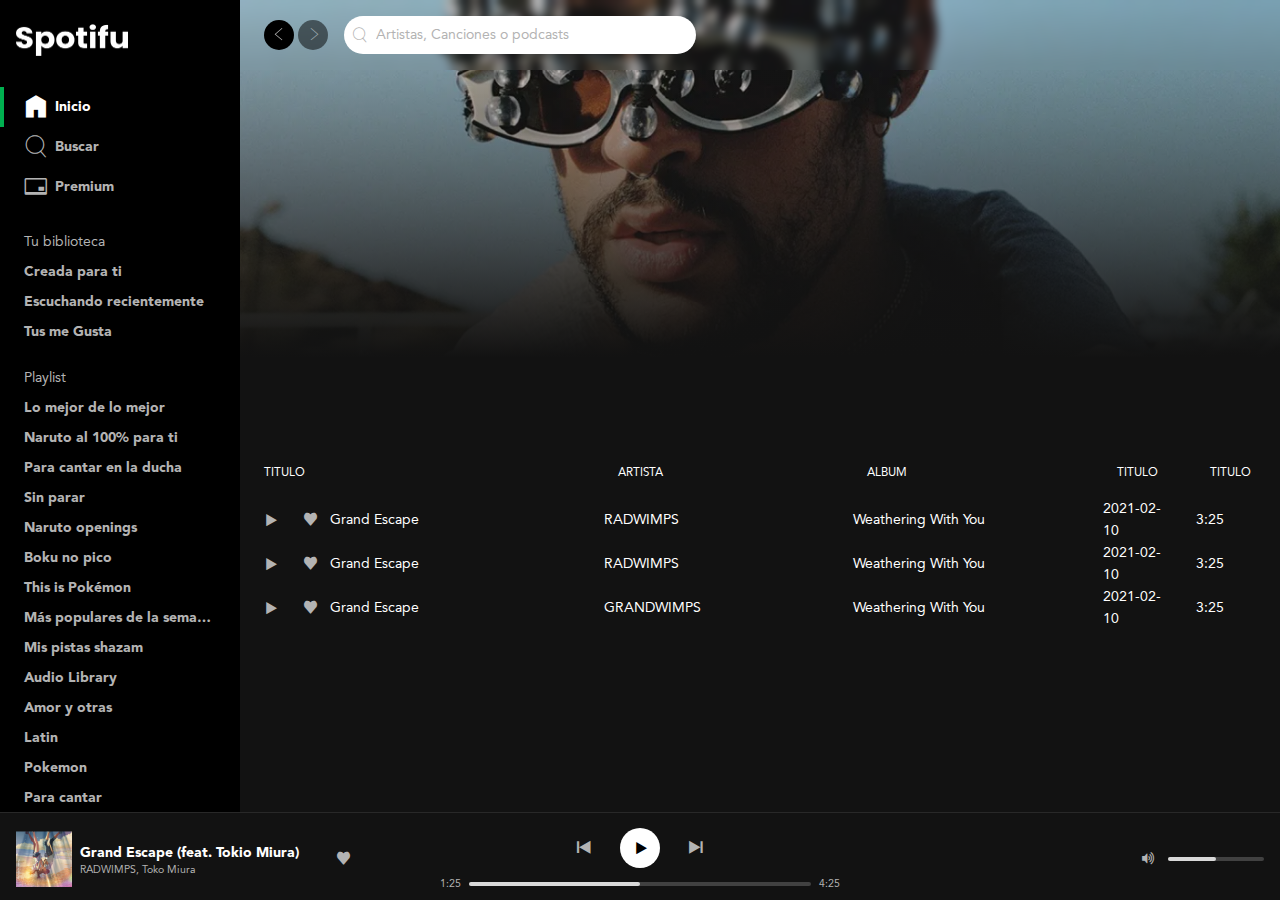
<file: src/pages/artists.html>
<!DOCTYPE html>
<html lang="en">
  <head>
    <meta charset="UTF-8" />
    <meta http-equiv="X-UA-Compatible" content="IE=edge" />
    <meta name="viewport" content="width=device-width, initial-scale=1.0" />
    <link rel="stylesheet" href="../css/icons.css" />
    <link rel="stylesheet" href="../css/styles.css" />
    <title>Spotifu</title>
  </head>
  <body>
    <div class="layout">
      <div class="layout-block">
        <div class="layout-sidebar">
          <div class="sidebar">
            <header class="logoBox">
              <a href="/" aria-current="page">
                <img
                  class="logoBox-image"
                  src="../assets/images/spotifu-logo.png"
                  width="112"
                  height="32"
                  alt="logo spotifu"
                />
              </a>
            </header>
            <nav class="menu" aria-label="main menu">
              <ul class="menu-list">
                <li class="menuItem is-active">
                  <a class="link" href="/" aria-current="page">
                    <i class="icon-home" aria-hidden="true"></i>
                    <span>Inicio</span>
                  </a>
                </li>
                <li class="menuItem">
                  <a class="link" href="/" aria-current="page">
                    <i class="icon-search" aria-hidden="true"></i>
                    <span>Buscar</span>
                  </a>
                </li>
                <li class="menuItem">
                  <a class="link" href="/" aria-current="page">
                    <i class="icon-creditCard" aria-hidden="true"></i>
                    <span>Premium</span>
                  </a>
                </li>
              </ul>
            </nav>
            <nav class="list" aria-labelledby="library-navigation">
              <h2 class="list-title" id="library-navigation">Tu biblioteca</h2>
              <ul class="list-content">
                <li class="list-item">
                  <a class="link" href="#">Creada para ti</a>
                </li>
                <li class="list-item">
                  <a class="link" href="#">Escuchando recientemente</a>
                </li>
                <li class="list-item">
                  <a class="link" href="#">Tus me Gusta</a>
                </li>
              </ul>
            </nav>
            <nav class="list" aria-labelledby="playlist-navigation">
              <h2 class="list-title" id="playlist-navigation">Playlist</h2>
              <ul class="list-content">
                <li class="list-item">
                  <a class="link" href="">Lo mejor de lo mejor</a>
                </li>
                <li class="list-item">
                  <a class="link" href="">Naruto al 100% para ti</a>
                </li>
                <li class="list-item">
                  <a class="link" href="">Para cantar en la ducha</a>
                </li>
                <li class="list-item">
                  <a class="link" href="">Sin parar</a>
                </li>
                <li class="list-item">
                  <a class="link" href="">Naruto openings</a>
                </li>
                <li class="list-item">
                  <a class="link" href="">Boku no pico</a>
                </li>
                <li class="list-item">
                  <a class="link" href="">This is Pokémon</a>
                </li>
                <li class="list-item">
                  <span class="ellipsis">
                    <a class="link" href=""
                      >Más populares de la semana para ti que eres una pro</a
                    >
                  </span>
                </li>
                <li class="list-item">
                  <a class="link" href="">Mis pistas shazam</a>
                </li>
                <li class="list-item">
                  <a class="link" href="">Audio Library</a>
                </li>
                <li class="list-item">
                  <a class="link" href="">Amor y otras</a>
                </li>
                <li class="list-item">
                  <a class="link" href="">Latin</a>
                </li>
                <li class="list-item">
                  <a class="link" href="">Pokemon</a>
                </li>
                <li class="list-item">
                  <a class="link" href="">Para cantar</a>
                </li>
                <li class="list-item">
                  <a class="link" href="">Yui</a>
                </li>
              </ul>
            </nav>
          </div>
        </div>
        <div class="layout-main">
          <div class="page">
            <div class="sticky">
              <div class="page-block">
                <header
                  class="header"
                  aria-label="form search an buttons navigation"
                >
                  <div class="navigation">
                    <button
                      class="navigation-prev"
                      aria-label="prv"
                      title="prev"
                    >
                      <i class="icon-arrowLeft" aria-hidden="true"></i>
                    </button>
                    <button
                      class="navigation-next"
                      aria-label="next"
                      title="next"
                      disabled
                    >
                      <i class="icon-arrowRight" aria-hidden="true"></i>
                    </button>
                  </div>
                  <form
                    class="search"
                    role="search"
                    aria-label="Buscar por Artistas, Canciones o podcasts"
                  >
                    <i class="icon-search"></i>
                    <input
                      placeholder="Artistas, Canciones o podcasts"
                      type="search"
                      name="search"
                      id="search"
                      aria-label="search"
                    />
                  </form>
                </header>
              </div>
            </div>
            <div v-loading="" class="page-banner">
              <div class="page-bannerCover">
                <img
                  src="../assets/images/bg_banner.png"
                  height="316"
                  alt="banner"
                />
              </div>
              <div class="page-bannerDescription">
                <div class="column">
                  <small class="column-title">TITULO</small>
                  <div class="column-description">
                    <button class="buttonIcon">
                      <i class="icon-play" aria-hidden="true"></i>
                    </button>
                    <button class="buttonIcon">
                      <i class="icon-heart" aria-hidden="true"></i>
                    </button>
                    <span>Grand Escape</span>
                  </div>
                  <div class="column-description">
                    <button class="buttonIcon">
                      <i class="icon-play" aria-hidden="true"></i>
                    </button>
                    <button class="buttonIcon">
                      <i class="icon-heart" aria-hidden="true"></i>
                    </button>
                    <span>Grand Escape</span>
                  </div>
                  <div class="column-description">
                    <button class="buttonIcon">
                      <i class="icon-play" aria-hidden="true"></i>
                    </button>
                    <button class="buttonIcon">
                      <i class="icon-heart" aria-hidden="true"></i>
                    </button>
                    <span>Grand Escape</span>
                  </div>
                </div>
                <div class="column">
                  <small class="column-title">ARTISTA</small>
                  <div class="column-description">
                    <span>RADWIMPS</span>
                  </div>
                  <div class="column-description">
                    <span>RADWIMPS</span>
                  </div>
                  <div class="column-description">
                    <span>GRANDWIMPS</span>
                  </div>
                </div>
                <div class="column">
                  <small class="column-title">ALBUM</small>
                  <div class="column-description">
                    <span>Weathering With You</span>
                  </div>
                  <div class="column-description">
                    <span>Weathering With You</span>
                  </div>
                  <div class="column-description">
                    <span>Weathering With You</span>
                  </div>
                </div>
                <div class="column">
                  <small class="column-title">TITULO</small>
                  <div class="column-description">
                    <span>2021-02-10</span>
                  </div>
                  <div class="column-description">
                    <span>2021-02-10</span>
                  </div>
                  <div class="column-description">
                    <span>2021-02-10</span>
                  </div>
                </div>
                <div class="column">
                  <small class="column-title">TITULO</small>
                  <div class="column-description">
                    <span>3:25</span>
                  </div>
                  <div class="column-description">
                    <span>3:25</span>
                  </div>
                  <div class="column-description">
                    <span>3:25</span>
                  </div>
                </div>
              </div>
            </div>
          </div>
        </div>
      </div>
      <div class="layout-block">
        <footer class="layout-player">
          <div class="player">
            <div class="player-currentPlayer">
              <div class="currentPlaying">
                <div class="currentPlaying-cover">
                  <img
                    src="../assets/images/song-cover.png"
                    width="56"
                    height="56"
                    alt="cover song"
                  />
                </div>
                <div class="currentPlaying-details">
                  <div class="currentPlaying-description">
                    <a href="#" class="currentPlaying-title"
                      >Grand Escape (feat. Tokio Miura)</a
                    >
                    <a href="#" class="currentPlaying-artist"
                      >RADWIMPS, Toko Miura</a
                    >
                  </div>
                  <div class="currentPlaying-actions">
                    <button
                      class="buttonIcon"
                      role="switch"
                      aria-checked="false"
                      aria-label="save into library"
                    >
                      <i class="icon-heart" aria-hidden="true" title="like"></i>
                    </button>
                  </div>
                </div>
              </div>
            </div>
            <div class="player-playersControls">
              <div class="playerControls">
                <div
                  class="playerControls-buttons"
                  aria-label="buttons playing"
                >
                  <button
                    class="buttonIcon"
                    title="previus"
                    aria-label="previus song"
                  >
                    <i class="icon-prev" aria-hidden="true"></i>
                  </button>
                  <button
                    class="buttonIcon is-white"
                    title="play"
                    aria-label="play song"
                  >
                    <i class="icon-play" aria-hidden="true"></i>
                  </button>
                  <button
                    class="buttonIcon"
                    title="next"
                    aria-label="next song"
                  >
                    <i class="icon-next" aria-hidden="true"></i>
                  </button>
                </div>
                <div class="playerPlayback">
                  <span class="playerPlayback-progressTime">1:25</span>
                  <div class="playerPlayback-slider">
                    <div class="slider">
                      <div class="slider-progress">
                        <button
                          class="slider-button"
                          aria-label="music progresbar"
                        ></button>
                      </div>
                    </div>
                  </div>
                  <span class="playerPlayback-progressTime">4:25</span>
                </div>
              </div>
            </div>
            <div class="player-playerVolume">
              <div class="playerVolume">
                <button
                  class="buttonIcon"
                  aria-label="mute"
                  aria-describedby="volume-icon"
                >
                  <i
                    class="icon-volumeUp"
                    id="volume-icon"
                    role="presentation"
                    aria-label="volume up"
                  ></i>
                </button>
                <div class="playerVolume-slider">
                  <div class="slider">
                    <div class="slider-progress">
                      <button
                        class="slider-button"
                        aria-label="music progresbar"
                      ></button>
                    </div>
                  </div>
                </div>
              </div>
            </div>
          </div>
        </footer>
      </div>
    </div>
  </body>
</html>
</file>
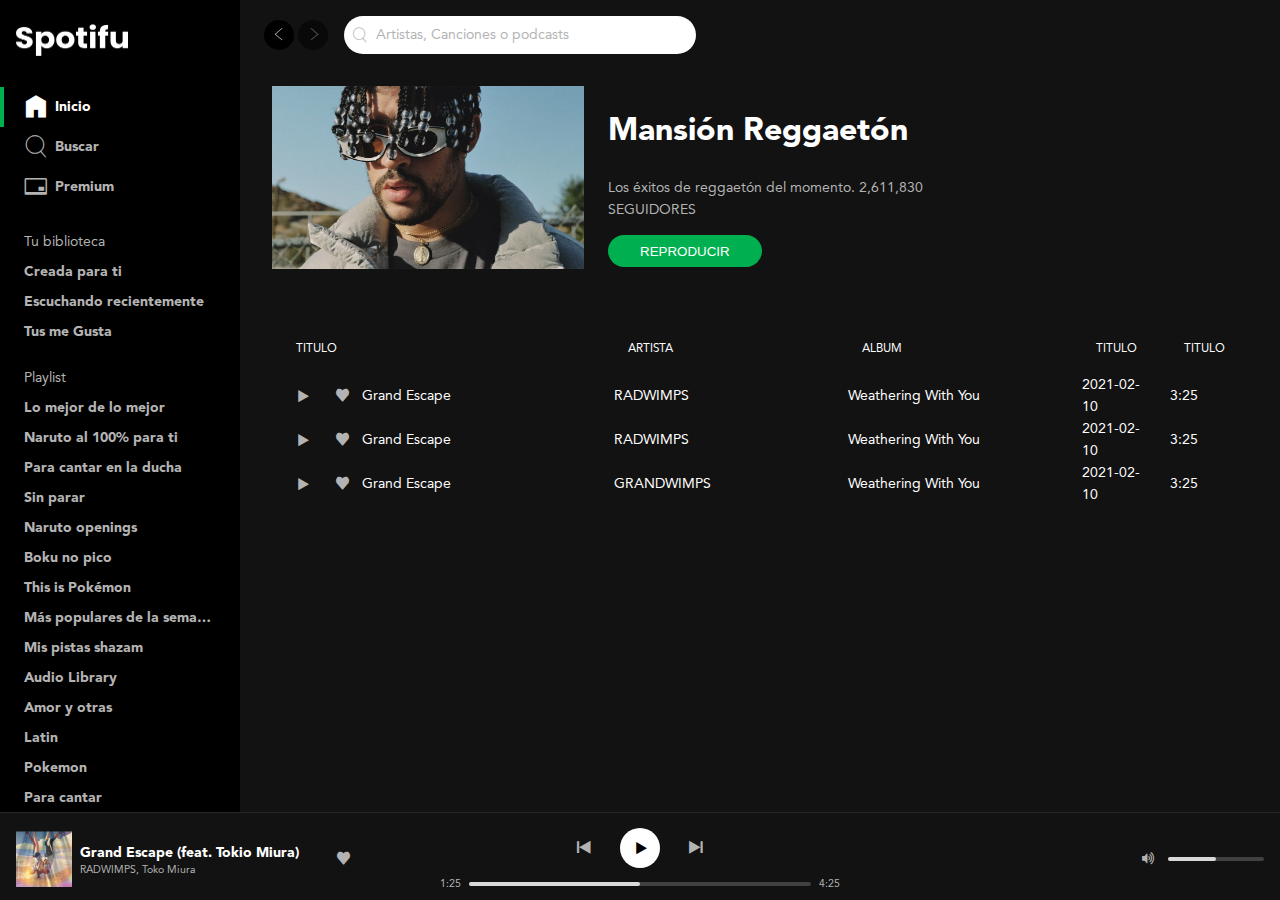
<file: src/pages/playlist.html>
<!DOCTYPE html>
<html lang="en">
  <head>
    <meta charset="UTF-8" />
    <meta http-equiv="X-UA-Compatible" content="IE=edge" />
    <meta name="viewport" content="width=device-width, initial-scale=1.0" />
    <link rel="stylesheet" href="../css/icons.css" />
    <link rel="stylesheet" href="../css/styles.css" />
    <title>Spotifu</title>
  </head>
  <body>
    <div class="layout">
      <div class="layout-block">
        <div class="layout-sidebar">
          <div class="sidebar">
            <header class="logoBox">
              <a href="/" aria-current="page">
                <img
                  class="logoBox-image"
                  src="../assets/images/spotifu-logo.png"
                  width="112"
                  height="32"
                  alt="logo spotifu"
                />
              </a>
            </header>
            <nav class="menu" aria-label="main menu">
              <ul class="menu-list">
                <li class="menuItem is-active">
                  <a class="link" href="/" aria-current="page">
                    <i class="icon-home" aria-hidden="true"></i>
                    <span>Inicio</span>
                  </a>
                </li>
                <li class="menuItem">
                  <a class="link" href="/" aria-current="page">
                    <i class="icon-search" aria-hidden="true"></i>
                    <span>Buscar</span>
                  </a>
                </li>
                <li class="menuItem">
                  <a class="link" href="/" aria-current="page">
                    <i class="icon-creditCard" aria-hidden="true"></i>
                    <span>Premium</span>
                  </a>
                </li>
              </ul>
            </nav>
            <nav class="list" aria-labelledby="library-navigation">
              <h2 class="list-title" id="library-navigation">Tu biblioteca</h2>
              <ul class="list-content">
                <li class="list-item">
                  <a class="link" href="#">Creada para ti</a>
                </li>
                <li class="list-item">
                  <a class="link" href="#">Escuchando recientemente</a>
                </li>
                <li class="list-item">
                  <a class="link" href="#">Tus me Gusta</a>
                </li>
              </ul>
            </nav>
            <nav class="list" aria-labelledby="playlist-navigation">
              <h2 class="list-title" id="playlist-navigation">Playlist</h2>
              <ul class="list-content">
                <li class="list-item">
                  <a class="link" href="">Lo mejor de lo mejor</a>
                </li>
                <li class="list-item">
                  <a class="link" href="">Naruto al 100% para ti</a>
                </li>
                <li class="list-item">
                  <a class="link" href="">Para cantar en la ducha</a>
                </li>
                <li class="list-item">
                  <a class="link" href="">Sin parar</a>
                </li>
                <li class="list-item">
                  <a class="link" href="">Naruto openings</a>
                </li>
                <li class="list-item">
                  <a class="link" href="">Boku no pico</a>
                </li>
                <li class="list-item">
                  <a class="link" href="">This is Pokémon</a>
                </li>
                <li class="list-item">
                  <span class="ellipsis">
                    <a class="link" href=""
                      >Más populares de la semana para ti que eres una pro</a
                    >
                  </span>
                </li>
                <li class="list-item">
                  <a class="link" href="">Mis pistas shazam</a>
                </li>
                <li class="list-item">
                  <a class="link" href="">Audio Library</a>
                </li>
                <li class="list-item">
                  <a class="link" href="">Amor y otras</a>
                </li>
                <li class="list-item">
                  <a class="link" href="">Latin</a>
                </li>
                <li class="list-item">
                  <a class="link" href="">Pokemon</a>
                </li>
                <li class="list-item">
                  <a class="link" href="">Para cantar</a>
                </li>
                <li class="list-item">
                  <a class="link" href="">Yui</a>
                </li>
              </ul>
            </nav>
          </div>
        </div>
        <div class="layout-main">
          <div class="page">
            <div class="sticky">
              <div class="page-block">
                <header
                  class="header"
                  aria-label="form search an buttons navigation"
                >
                  <div class="navigation">
                    <button
                      class="navigation-prev"
                      aria-label="prv"
                      title="prev"
                    >
                      <i class="icon-arrowLeft" aria-hidden="true"></i>
                    </button>
                    <button
                      class="navigation-next"
                      aria-label="next"
                      title="next"
                      disabled
                    >
                      <i class="icon-arrowRight" aria-hidden="true"></i>
                    </button>
                  </div>
                  <form
                    class="search"
                    role="search"
                    aria-label="Buscar por Artistas, Canciones o podcasts"
                  >
                    <i class="icon-search"></i>
                    <input
                      placeholder="Artistas, Canciones o podcasts"
                      type="search"
                      name="search"
                      id="search"
                      aria-label="search"
                    />
                  </form>
                </header>
              </div>
            </div>
            <main class="layout-block u-column">
              <div class="playlistBanner">
                <div class="playlistBanner-cover">
                  <img
                    src="../assets/images/cover.png"
                    width="312"
                    height="183"
                    alt="banner"
                  />
                </div>
                <div class="playlistBanner-description">
                  <h2>Mansión Reggaetón</h2>
                  <p>
                    Los éxitos de reggaetón del momento. 2,611,830 SEGUIDORES
                  </p>
                  <button class="is-green">REPRODUCIR</button>
                </div>
              </div>
              <div class="listPlaylist">
                <div class="column">
                  <small class="column-title">TITULO</small>
                  <div class="column-description">
                    <button class="buttonIcon">
                      <i class="icon-play" aria-hidden="true"></i>
                    </button>
                    <button class="buttonIcon">
                      <i class="icon-heart" aria-hidden="true"></i>
                    </button>
                    <span>Grand Escape</span>
                  </div>
                  <div class="column-description">
                    <button class="buttonIcon">
                      <i class="icon-play" aria-hidden="true"></i>
                    </button>
                    <button class="buttonIcon">
                      <i class="icon-heart" aria-hidden="true"></i>
                    </button>
                    <span>Grand Escape</span>
                  </div>
                  <div class="column-description">
                    <button class="buttonIcon">
                      <i class="icon-play" aria-hidden="true"></i>
                    </button>
                    <button class="buttonIcon">
                      <i class="icon-heart" aria-hidden="true"></i>
                    </button>
                    <span>Grand Escape</span>
                  </div>
                </div>
                <div class="column">
                  <small class="column-title">ARTISTA</small>
                  <div class="column-description">
                    <span>RADWIMPS</span>
                  </div>
                  <div class="column-description">
                    <span>RADWIMPS</span>
                  </div>
                  <div class="column-description">
                    <span>GRANDWIMPS</span>
                  </div>
                </div>
                <div class="column">
                  <small class="column-title">ALBUM</small>
                  <div class="column-description">
                    <span>Weathering With You</span>
                  </div>
                  <div class="column-description">
                    <span>Weathering With You</span>
                  </div>
                  <div class="column-description">
                    <span>Weathering With You</span>
                  </div>
                </div>
                <div class="column">
                  <small class="column-title">TITULO</small>
                  <div class="column-description">
                    <span>2021-02-10</span>
                  </div>
                  <div class="column-description">
                    <span>2021-02-10</span>
                  </div>
                  <div class="column-description">
                    <span>2021-02-10</span>
                  </div>
                </div>
                <div class="column">
                  <small class="column-title">TITULO</small>
                  <div class="column-description">
                    <span>3:25</span>
                  </div>
                  <div class="column-description">
                    <span>3:25</span>
                  </div>
                  <div class="column-description">
                    <span>3:25</span>
                  </div>
                </div>
              </div>
            </main>
          </div>
        </div>
      </div>
      <div class="layout-block">
        <footer class="layout-player">
          <div class="player">
            <div class="player-currentPlayer">
              <div class="currentPlaying">
                <div class="currentPlaying-cover">
                  <img
                    src="../assets/images/song-cover.png"
                    width="56"
                    height="56"
                    alt="cover song"
                  />
                </div>
                <div class="currentPlaying-details">
                  <div class="currentPlaying-description">
                    <a href="#" class="currentPlaying-title"
                      >Grand Escape (feat. Tokio Miura)</a
                    >
                    <a href="#" class="currentPlaying-artist"
                      >RADWIMPS, Toko Miura</a
                    >
                  </div>
                  <div class="currentPlaying-actions">
                    <button
                      class="buttonIcon"
                      role="switch"
                      aria-checked="false"
                      aria-label="save into library"
                    >
                      <i class="icon-heart" aria-hidden="true" title="like"></i>
                    </button>
                  </div>
                </div>
              </div>
            </div>
            <div class="player-playersControls">
              <div class="playerControls">
                <div
                  class="playerControls-buttons"
                  aria-label="buttons playing"
                >
                  <button
                    class="buttonIcon"
                    title="previus"
                    aria-label="previus song"
                  >
                    <i class="icon-prev" aria-hidden="true"></i>
                  </button>
                  <button
                    class="buttonIcon is-white"
                    title="play"
                    aria-label="play song"
                  >
                    <i class="icon-play" aria-hidden="true"></i>
                  </button>
                  <button
                    class="buttonIcon"
                    title="next"
                    aria-label="next song"
                  >
                    <i class="icon-next" aria-hidden="true"></i>
                  </button>
                </div>
                <div class="playerPlayback">
                  <span class="playerPlayback-progressTime">1:25</span>
                  <div class="playerPlayback-slider">
                    <div class="slider">
                      <div class="slider-progress">
                        <button
                          class="slider-button"
                          aria-label="music progresbar"
                        ></button>
                      </div>
                    </div>
                  </div>
                  <span class="playerPlayback-progressTime">4:25</span>
                </div>
              </div>
            </div>
            <div class="player-playerVolume">
              <div class="playerVolume">
                <button
                  class="buttonIcon"
                  aria-label="mute"
                  aria-describedby="volume-icon"
                >
                  <i
                    class="icon-volumeUp"
                    id="volume-icon"
                    role="presentation"
                    aria-label="volume up"
                  ></i>
                </button>
                <div class="playerVolume-slider">
                  <div class="slider">
                    <div class="slider-progress">
                      <button
                        class="slider-button"
                        aria-label="music progresbar"
                      ></button>
                    </div>
                  </div>
                </div>
              </div>
            </div>
          </div>
        </footer>
      </div>
    </div>
  </body>
</html>
</file>
<file: src/css/icons.css>
@font-face {
  font-family: 'icomoon';
  src: url('../assets/fonts/icomoon.eot?3rhohm');
  src: url('fonts/icomoon.eot?3rhohm#iefix') format('embedded-opentype'),
    url('../assets/fonts/icomoon.ttf?3rhohm') format('truetype'),
    url('../assets/fonts/icomoon.woff?3rhohm') format('woff'),
    url('../assets/fonts/icomoon.svg?3rhohm#icomoon') format('svg');
  font-weight: normal;
  font-style: normal;
  font-display: block;
}

[class^='icon-'],
[class*=' icon-'] {
  /* use !important to prevent issues with browser extensions that change fonts */
  font-family: 'icomoon' !important;
  speak: never;
  font-style: normal;
  font-weight: normal;
  font-variant: normal;
  text-transform: none;
  line-height: 1;

  /* Better Font Rendering =========== */
  -webkit-font-smoothing: antialiased;
  -moz-osx-font-smoothing: grayscale;
}

.icon-addPlus:before {
  content: '\e900';
}
.icon-arrowLeft:before {
  content: '\e901';
}
.icon-arrowRight:before {
  content: '\e902';
}
.icon-calendar:before {
  content: '\e903';
}
.icon-clock:before {
  content: '\e904';
}
.icon-close:before {
  content: '\e905';
}
.icon-creditCard:before {
  content: '\e906';
}
.icon-download:before {
  content: '\e907';
}
.icon-heart:before {
  content: '\e908';
}
.icon-home:before {
  content: '\e909';
}
.icon-homeActive:before {
  content: '\e90a';
}
.icon-library:before {
  content: '\e90b';
}
.icon-libraryActive:before {
  content: '\e90c';
}
.icon-music:before {
  content: '\e90d';
}
.icon-next:before {
  content: '\e90e';
}
.icon-pause:before {
  content: '\e90f';
}
.icon-play:before {
  content: '\e910';
}
.icon-prev:before {
  content: '\e911';
}
.icon-round:before {
  content: '\e912';
}
.icon-search:before {
  content: '\e913';
}
.icon-volumeDown:before {
  content: '\e914';
}
.icon-searchActive:before {
  content: '\e915';
}
.icon-volumeOff:before {
  content: '\e916';
}
.icon-volumeUp:before {
  content: '\e917';
}
</file>
<file: src/css/styles.css>
@charset "UTF-8";
:root {
  --just-green: #00b050;
  --just-white: #fff;
  --just-black: #000;
  --gray10: #b3b3b3;
  --gray20: #737373;
  --gray30: #282828;
  --gray40: #181818;
  --gray50: #121212;
  --baseFontFamily: Avenir, "Helvetica", "sans-serif";
  --mainHeadline: bold 2rem / normal var(--baseFontFamily);
  --mainTitle: bold 1.5rem / 1.75rem var(--baseFontFamily);
  --baseFont: normal 0.875rem / 1.375rem var(--baseFontFamily);
  --baseFontBold: bold 0.875rem / 1.375rem var(--baseFontFamily);
  --buttonFont: bold 0.875rem / 1rem var(--baseFontFamily);
  --smallFont: normal 0.75em / normal var(--baseFontFamily);
}

@font-face {
  font-family: Avenir;
  src: url("../assets/fonts/avenir-lt-std-95-black.otf");
  font-weight: bold;
  font-style: normal;
}
@font-face {
  font-family: Avenir;
  src: url("../assets/fonts/avenir-lt-std-55-roman.otf");
  font-weight: normal;
  font-style: normal;
}
body {
  background-color: var(--gray50);
  color: var(--gray10);
  font: var(--baseFont);
  margin: 0;
}

.link {
  color: var(--gray10);
  text-decoration: none;
}
.link:hover {
  color: var(--just-white);
  text-decoration: underline;
}

.buttonIcon {
  inline-size: 2.5rem;
  block-size: 2.5rem;
  border-radius: 50%;
  border: none;
  background-color: transparent;
  color: var(--gray10);
  cursor: pointer;
}
.buttonIcon:active {
  transform: scale(0.98);
}
.buttonIcon:hover:is([class*="is-"]) {
  box-shadow: 0 8px 8px rgba(0, 0, 0, 0.3);
}

.is-green {
  background-color: var(--just-green);
  color: var(--just-white);
}

.is-white {
  background-color: var(--just-white);
  color: var(--just-black);
}

.buttonIcon .icon-play {
  position: relative;
  left: 1px;
  top: 1px;
  z-index: 1000;
}

.logoBox {
  padding-inline-start: 1rem;
  padding-inline-end: 1rem;
}

.logoBox-image {
  inline-size: 7rem;
  block-size: 2rem;
}

.list {
  padding-inline-start: 1.5rem;
  padding-inline-end: 1.5rem;
}

.list-title {
  margin-block-start: 0;
  margin-block-end: 0.5rem;
  font: var(--baseFont);
}

.list-content {
  display: flex;
  flex-direction: column;
  gap: 0.5rem;
  margin: 0;
  padding: 0;
  list-style-type: none;
}

.list-item a {
  font: var(--baseFontBold);
  transition: color 0.2s;
}

.menuItem a {
  display: flex;
  align-items: center;
  gap: 8px;
  block-size: 2.5rem;
  padding-inline-start: 1.5rem;
  padding-inline-end: 1.5rem;
  font: var(--buttonFont);
}
.menuItem a:hover {
  text-decoration: none;
  transition: color 0.2s;
}
.menuItem.is-active .icon-home::before {
  content: "";
}
.menuItem.is-active .icon-search::before {
  content: "";
}
.menuItem.is-active a {
  color: var(--just-white);
}

.menuItem [class^=icon-] {
  font-size: 1.5rem;
}

.is-active {
  box-shadow: inset 4px 0 0 var(--just-green);
}

.menu-list {
  margin: 0;
  padding: 0;
  list-style-type: none;
}

.ellipsis {
  overflow: hidden;
}

.ellipsis > * {
  display: block;
  white-space: nowrap;
  overflow: hidden;
  text-overflow: ellipsis;
}

.sidebar {
  display: flex;
  flex-direction: column;
  gap: 1.5rem;
  padding-block-start: 1.5rem;
  padding-block-end: 1.5rem;
  background-color: var(--just-black);
}

.slider {
  background-color: rgba(255, 255, 255, 0.2);
  block-size: 0.25rem;
  border-radius: 0.25rem;
}

.slider-progress {
  position: relative;
  block-size: inherit;
  inline-size: 50%;
  background-color: rgba(255, 255, 255, 0.8);
  border-radius: inherit;
}

.slider:hover .slider-progress {
  background-color: var(--just-green);
}

.slider:hover .slider-button {
  display: block;
}

.slider-button {
  position: absolute;
  display: none;
  left: 100%;
  top: 50%;
  block-size: 200%;
  border-radius: 50%;
  aspect-ratio: 1/1;
  border: none;
  padding: 0;
  background-color: var(--just-white);
  transform: translate(-50%, -50%);
}

.playerControls {
  display: flex;
  flex-direction: column;
  gap: 0.5625rem;
}

.playerControls-buttons {
  display: flex;
  gap: 1rem;
  justify-content: center;
}

.playerPlayback {
  display: flex;
  align-items: center;
  gap: 0.5rem;
}

.playerPlayback-slider {
  flex: 1;
}

.playerPlayback-progressTime {
  line-height: 1rem;
  position: relative;
  top: 1px;
  font: var(--smallFont);
}

.playerVolume {
  display: flex;
  align-items: center;
}

.playerVolume-slider {
  inline-size: 6rem;
}

.currentPlaying {
  display: flex;
  align-items: center;
  gap: 0.5rem;
}

.currentPlaying-details {
  display: flex;
  align-items: center;
  gap: 1.5rem;
}

.currentPlaying-description p {
  margin: 0;
}

.currentPlaying-title,
.currentPlaying-artist {
  text-decoration: none;
  display: block;
}

.currentPlaying-artist {
  color: var(--gray10);
  font: var(--smallFont);
}

.currentPlaying-title {
  color: var(--just-white);
  font: var(--baseFontBold);
}

.currentPlaying-cover img {
  inline-size: 3.5rem;
  block-size: 3.5rem;
  vertical-align: middle;
}

.player {
  display: flex;
  align-items: center;
  padding: 1rem;
  padding-block-end: 0;
  box-shadow: inset 0 1px 0 var(--gray30);
  gap: 1.5rem;
}
.player > * {
  flex: 1;
}

.player-playerVolume {
  display: flex;
  justify-content: flex-end;
}

.playlistArtist {
  inline-size: 13em;
  padding: 1rem;
  border-radius: 0.25rem;
  background-color: var(--gray40);
  box-sizing: border-box;
  cursor: pointer;
  transition: background-color 0.3s;
}
.playlistArtist:hover, .playlistArtist:focus-within {
  background-color: var(--gray30);
}
.playlistArtist:hover .playlistArtist-cover button, .playlistArtist:focus-within .playlistArtist-cover button {
  transform: translateY(0);
  opacity: 1;
}

.playlistArtist-cover {
  position: relative;
  margin-block-end: 1rem;
  border-radius: 0.75rem;
  overflow: hidden;
  pointer-events: none;
}
.playlistArtist-cover img {
  vertical-align: middle;
  pointer-events: none;
  inline-size: 100%;
  block-size: auto;
}
.playlistArtist-cover button {
  position: absolute;
  right: 0.5rem;
  bottom: 0.5rem;
  transform: translateY(0.5rem);
  opacity: 0;
  will-change: opacity, transform;
  transition: opacity 0.3s, transform 0.3s;
}

.playlistArtist-title,
.playlistArtist-description {
  text-transform: capitalize;
  margin: 0;
  pointer-events: none;
}

.playlistArtist-title {
  font: var(--baseFontBold);
  color: var(--just-white);
}

.playlistArtist-description {
  font: var(--baseFont);
}

.playlistBanner {
  display: flex;
  gap: 1.5rem;
}

.playlistBanner-description {
  inline-size: 19.75rem;
}
.playlistBanner-description h2 {
  color: var(--just-white);
  font: var(--mainHeadline);
}
.playlistBanner-description button {
  border: none;
  block-size: 2rem;
  padding-inline-start: 2rem;
  padding-inline-end: 2rem;
  padding-block-start: 0.5rem;
  padding-block-end: 0.5rem;
  border-radius: 1rem;
  cursor: pointer;
}
.playlistBanner-description button:active {
  transform: scale(0.98);
}

.is-artist {
  border-radius: 50%;
}

.plalistYourPlaylist {
  inline-size: 17.5rem;
  display: flex;
  align-items: center;
  background-color: rgba(255, 255, 255, 0.1);
  border-radius: 0.5rem;
  overflow: hidden;
  cursor: pointer;
  transition: background-color 0.3s;
}
.plalistYourPlaylist:hover, .plalistYourPlaylist:focus-within {
  background-color: rgba(255, 255, 255, 0.2);
}
.plalistYourPlaylist:hover .playlistYourPlaylist-description button, .plalistYourPlaylist:focus-within .playlistYourPlaylist-description button {
  opacity: 1;
}

.playlistYourPlaylist-cover {
  pointer-events: none;
}
.playlistYourPlaylist-cover img {
  block-size: 4.75rem;
  inline-size: 4.75rem;
  vertical-align: middle;
}

.playlistYourPlaylist-description {
  display: flex;
  gap: 1rem;
  padding: 1rem;
  box-sizing: border-box;
  align-items: center;
  pointer-events: none;
}
.playlistYourPlaylist-description button {
  opacity: 0;
  transition: 0.3s opacity;
  pointer-events: none;
}

.palylistYourPlaylist-title {
  font: var(--baseFontBold);
  color: var(--just-white);
  margin: 0;
  text-transform: capitalize;
}

.playlistList-container {
  display: flex;
  overflow-x: auto;
  gap: 1rem;
}
.playlistList-container > * {
  flex-shrink: 0;
}

.playlistList-top {
  padding-block-start: 0.5rem;
  padding-block-end: 0.5rem;
  margin-block-end: 1rem;
  display: flex;
  justify-content: space-between;
  align-items: center;
  gap: 1rem;
}

.playlistList-title {
  font: var(--mainTitle);
  color: var(--just-white);
  margin: 0;
}

.search {
  position: relative;
  flex: 1;
}
.search input {
  max-inline-size: 22rem;
  inline-size: 100%;
  padding-block-start: 0.5rem;
  padding-block-end: 0.5rem;
  border: none;
  padding-inline-start: 2rem;
  border-radius: 1.5rem;
  font: var(--baseFont);
  color: var(--gray30);
}
.search input::placeholder {
  color: var(--gray10);
}
.search i {
  position: absolute;
  font-size: 1rem;
  left: 0.5rem;
  top: 50%;
  transform: translateY(-50%);
  color: var(--gray10);
}
.search:focus-within i {
  color: var(--gray30);
}

.navigation {
  flex-shrink: 0;
}
.navigation button {
  inline-size: 1.875rem;
  block-size: 1.875rem;
  border-radius: 50%;
  border: none;
  background-color: var(--just-black);
  color: var(--gray10);
  cursor: pointer;
}
.navigation button:disabled {
  cursor: not-allowed;
  opacity: 0.5;
}

.navigation-prev i {
  position: relative;
  left: -1px;
}

.navigation-next i {
  position: relative;
  left: 1px;
}

.header {
  display: flex;
  align-items: center;
  gap: 1rem;
  padding-inline-start: 1.5rem;
  padding-inline-end: 1.5rem;
  padding-block-start: 1rem;
  padding-block-end: 1rem;
  backdrop-filter: blur(5px);
}

@supports not (backdrop-filter: blur(5px)) {
  .header {
    background-color: var(--gray50);
  }
}
.sticky {
  position: sticky;
  top: 0;
  z-index: 10;
}

.page {
  padding-inline-start: 2rem;
  padding-inline-end: 2rem;
  padding-block-end: 2rem;
}

.page-block {
  display: flex;
  flex-direction: column;
  gap: 2rem;
}

.page .header {
  margin-block-end: 1rem;
  margin-inline-start: -2rem;
  margin-inline-end: -2rem;
}

.page-banner {
  position: absolute;
  top: 0;
  left: 0;
  right: 0;
  bottom: 0;
}

.page-bannerCover {
  block-size: 25rem;
  position: relative;
}
.page-bannerCover img {
  inline-size: 100%;
  block-size: 100%;
  object-fit: cover;
}
.page-bannerCover::before {
  position: absolute;
  content: "";
  top: 0;
  left: 0;
  right: 0;
  bottom: 0;
  background-image: linear-gradient(to top, var(--gray50) 10.63%, transparent 102.18%);
}

.page-bannerDescription {
  display: flex;
}

:root {
  --playerSize: 5.5rem;
  --sidebarInlineSize: 15rem;
  --minInlineSize: 48rem;
  --minBlockSize: 37.5rem;
}

.layout {
  min-inline-size: var(--minInlineSize);
}

.layout-block {
  display: flex;
}

.layout-main {
  position: relative;
  block-size: calc(100vh - var(--playerSize));
  overflow: auto;
  flex: 1;
}

.layout-sidebar {
  inline-size: var(--sidebarInlineSize);
  block-size: calc(100vh - var(--playerSize));
  min-block-size: var(--minBlockSize);
  overflow: auto;
  background-color: var(--just-black);
}

.layout-player {
  flex: 1;
}

.u-column {
  flex-direction: column;
}

::-webkit-scrollbar-track {
  background-color: var(--gray50);
}

::-webkit-scrollbar-thumb {
  background-color: var(--gray30);
  border-radius: 0.5rem;
}

::-webkit-scrollbar {
  inline-size: 0.5rem;
  block-size: 0.5rem;
}

.column {
  margin-block-start: 3rem;
  display: flex;
  flex-direction: column;
  flex: 1;
  color: var(--just-white);
}
.column:first-child {
  flex-basis: 25%;
}
.column:nth-child(2), .column:nth-child(3) {
  flex-basis: 15%;
}

.column-title {
  display: inline-block;
  padding-inline-start: 1.5rem;
  padding-inline-end: 0.625rem;
  padding-block-start: 0.875rem;
  padding-block-end: 0.875rem;
}

.column-description {
  display: flex;
  align-items: center;
  block-size: 2.75rem;
  padding: 0.625rem;
  box-sizing: border-box;
}

.listPlaylist {
  display: flex;
}

/*# sourceMappingURL=styles.css.map */
</file>
